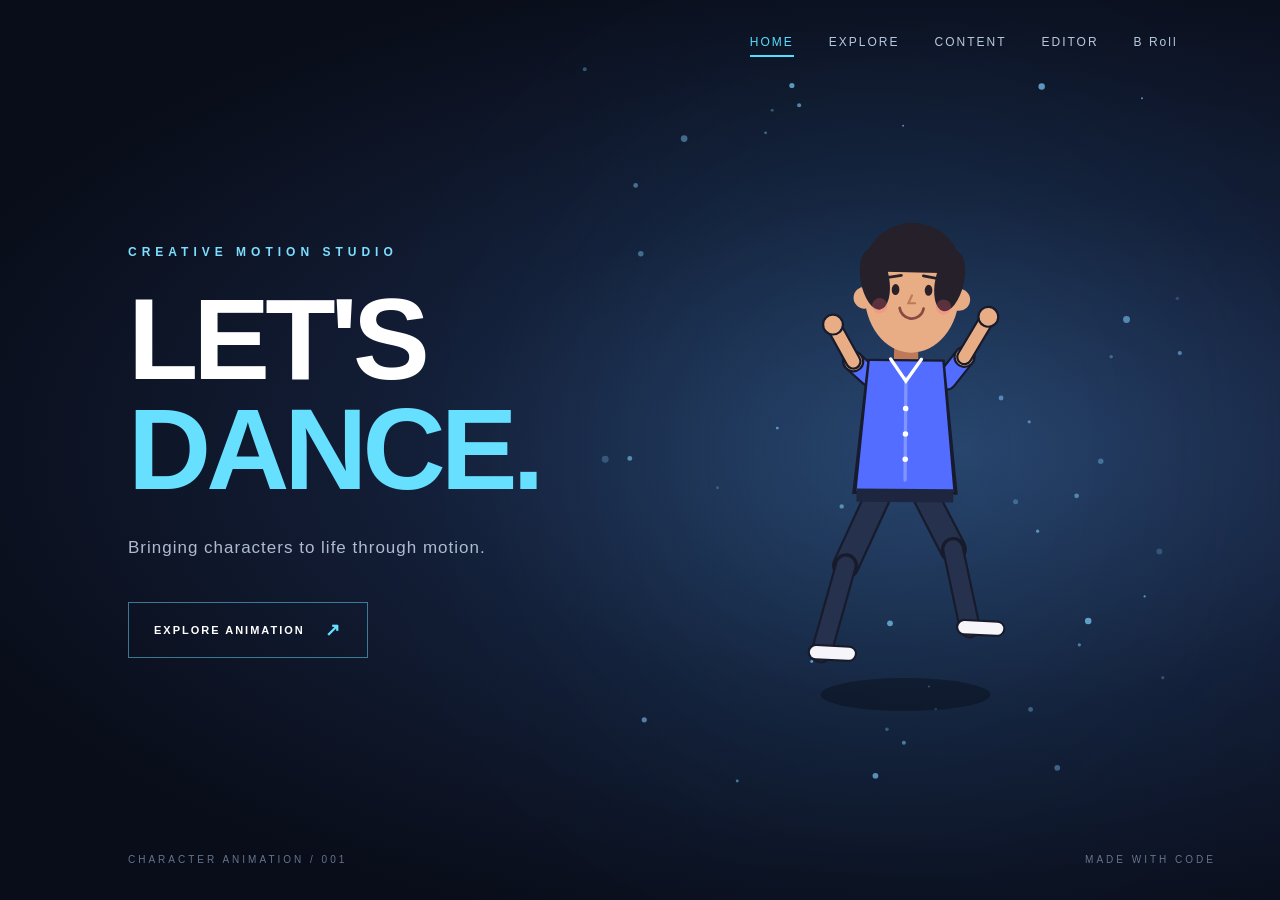
<file: index.html>
<!DOCTYPE html>
<html lang="en">

<head>

    <meta charset="UTF-8">
    <meta name="viewport" content="width=device-width, initial-scale=1.0">

    <meta name="theme-color" content="#090d19">

    <meta name="description"
        content="Motion Studio — Bringing characters to life through animation and creative motion graphics.">

    <title>Dancing Character | Motion Studio</title>

    <link rel="icon" href="data:,">

    <link rel="stylesheet" href="style.css">

</head>

<body>

    <main class="hero">

        <!-- NAVIGATION -->

        <nav class="main-navigation">

            <a href="index.html" class="active">HOME</a>

            <a href="page.html">EXPLORE</a>

            <a href="content.html">CONTENT</a>
    
            <a href="edit.html">EDITOR</a>

            <a href="footage.html">B Roll</a>

        </nav>


        <!-- BACKGROUND EFFECTS -->

        <div class="background-glow"></div>


        <!-- HERO CONTENT -->

        <div class="hero-content">

            <span class="eyebrow">
                CREATIVE MOTION STUDIO
            </span>

            <h1>
                LET'S<br>
                <span>DANCE.</span>
            </h1>

            <p>
                Bringing characters to life through motion.
            </p>


            <!-- EXPLORE BUTTON -->

            <a href="page.html" class="hero-button">

                EXPLORE ANIMATION

                <span>↗</span>

            </a>

        </div>


        <!-- DANCING CHARACTER -->

        <div class="character-container">

            <canvas id="danceCanvas">

                Your browser does not support HTML5 Canvas.

            </canvas>

        </div>


        <!-- FOOTER -->

        <div class="bottom-label">

            CHARACTER ANIMATION / 001

        </div>


        <div class="bottom-right">

            MADE WITH CODE

        </div>


    </main>


    <!-- JAVASCRIPT -->

    <script src="script.js"></script>


</body>

</html>
</file>
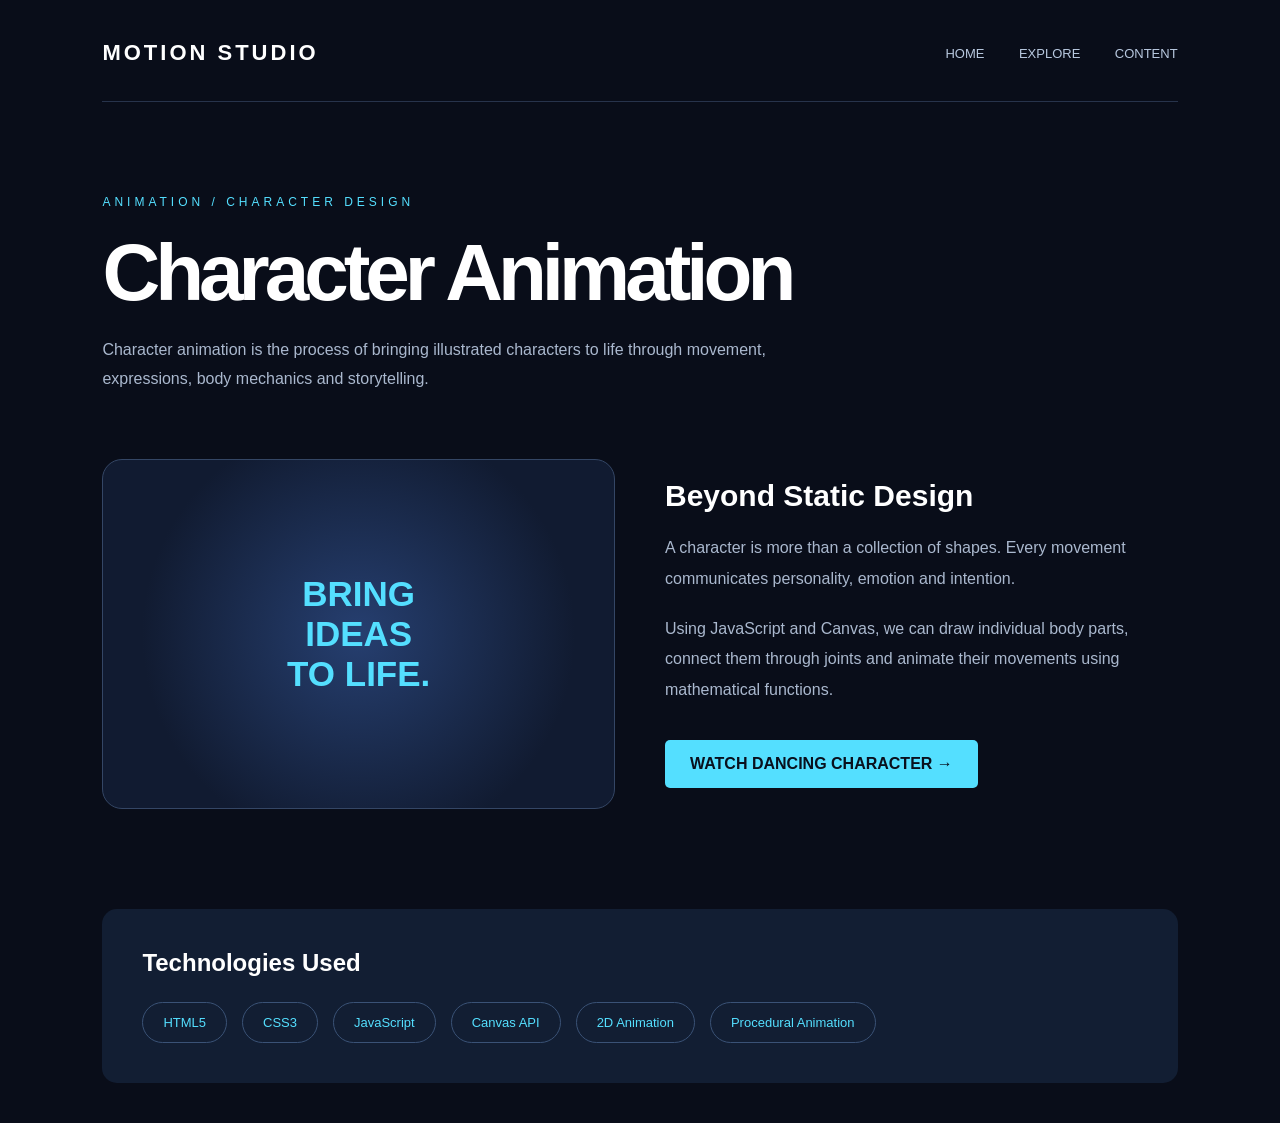
<file: content.html>
<!DOCTYPE html>
<html lang="en">

<head>
    <meta charset="UTF-8">
    <meta name="viewport" content="width=device-width, initial-scale=1.0">

    <title>Character Animation | Motion Studio</title>

    <link rel="stylesheet" href="style.css">

    <style>
        .content-wrapper {
            min-height: 100vh;
            padding: 40px 8%;
            background: #090d19;
            color: white;
        }

        .navbar {
            display: flex;
            justify-content: space-between;
            align-items: center;
            padding-bottom: 35px;
            border-bottom: 1px solid #27334b;
        }

        .logo {
            font-size: 22px;
            font-weight: 900;
            letter-spacing: 3px;
        }

        .navbar a {
            color: #b8c8df;
            text-decoration: none;
            margin-left: 30px;
            font-size: 13px;
        }

        .navbar a:hover {
            color: #54dfff;
        }

        .content-header {
            margin-top: 90px;
        }

        .content-header span {
            color: #54dfff;
            font-size: 12px;
            letter-spacing: 4px;
        }

        .content-header h1 {
            font-size: clamp(45px, 7vw, 80px);
            margin: 25px 0;
        }

        .content-header p {
            color: #aab8ce;
            max-width: 700px;
            line-height: 1.8;
        }

        .content-section {
            margin-top: 65px;
            display: grid;
            grid-template-columns: 1fr 1fr;
            gap: 50px;
            align-items: center;
        }

        .visual-box {
            min-height: 350px;
            border-radius: 20px;
            background:
                radial-gradient(circle, #263f70, #111b31 70%);
            display: flex;
            justify-content: center;
            align-items: center;
            text-align: center;
            border: 1px solid #344665;
            padding: 30px;
        }

        .visual-box h2 {
            font-size: 35px;
            color: #54dfff;
        }

        .details h2 {
            font-size: 30px;
            margin-bottom: 20px;
        }

        .details p {
            color: #aab8ce;
            line-height: 1.9;
            margin-bottom: 20px;
        }

        .action-button {
            display: inline-block;
            padding: 15px 25px;
            background: #54dfff;
            color: #09101d;
            text-decoration: none;
            font-weight: bold;
            border-radius: 5px;
            margin-top: 15px;
            transition: 0.3s;
        }

        .action-button:hover {
            background: white;
            transform: translateY(-3px);
        }

        .tech-section {
            margin-top: 100px;
            padding: 40px;
            background: #121e33;
            border-radius: 15px;
        }

        .tech-section h2 {
            margin-bottom: 25px;
        }

        .tech-list {
            display: flex;
            flex-wrap: wrap;
            gap: 15px;
        }

        .tech-list span {
            padding: 12px 20px;
            border: 1px solid #3a5276;
            border-radius: 30px;
            color: #54dfff;
            font-size: 13px;
        }

        @media(max-width: 800px) {
            .content-section {
                grid-template-columns: 1fr;
            }
        }
    </style>
</head>

<body>

<div class="content-wrapper">

    <nav class="navbar">

        <div class="logo">MOTION STUDIO</div>

        <div>
            <a href="index.html">HOME</a>
            <a href="page.html">EXPLORE</a>
            <a href="content.html">CONTENT</a>
        </div>

    </nav>

    <header class="content-header">

        <span>ANIMATION / CHARACTER DESIGN</span>

        <h1>Character Animation</h1>

        <p>
            Character animation is the process of bringing
            illustrated characters to life through movement,
            expressions, body mechanics and storytelling.
        </p>

    </header>

    <section class="content-section">

        <div class="visual-box">

            <h2>BRING<br>IDEAS<br>TO LIFE.</h2>

        </div>

        <div class="details">

            <h2>Beyond Static Design</h2>

            <p>
                A character is more than a collection of shapes.
                Every movement communicates personality, emotion
                and intention.
            </p>

            <p>
                Using JavaScript and Canvas, we can draw individual
                body parts, connect them through joints and animate
                their movements using mathematical functions.
            </p>

            <a href="index.html" class="action-button">
                WATCH DANCING CHARACTER →
            </a>

        </div>

    </section>

    <section class="tech-section">

        <h2>Technologies Used</h2>

        <div class="tech-list">

            <span>HTML5</span>
            <span>CSS3</span>
            <span>JavaScript</span>
            <span>Canvas API</span>
            <span>2D Animation</span>
            <span>Procedural Animation</span>

        </div>

    </section>

</div>

</body>
</html>
</file>
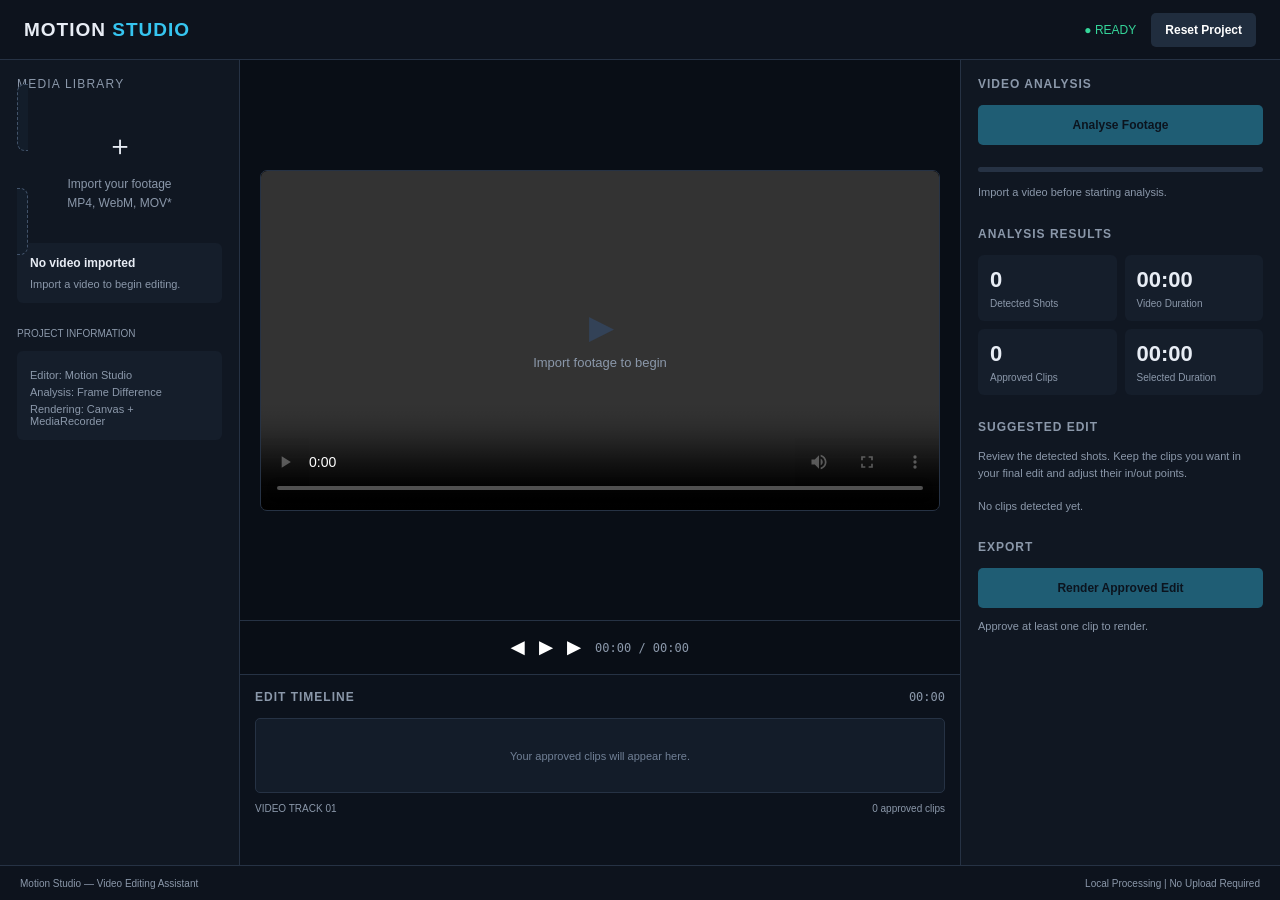
<file: edit.html>
<!DOCTYPE html>
<html lang="en">

<head>
<meta charset="UTF-8">
<meta name="viewport" content="width=device-width, initial-scale=1.0">

<title>Motion Studio | Video Editor</title>

<style>

/* =========================
   GLOBAL
========================= */

* {
    margin: 0;
    padding: 0;
    box-sizing: border-box;
}

:root {
    --bg: #080b12;
    --panel: #101722;
    --panel2: #151e2b;
    --border: #263244;
    --text: #e8edf5;
    --muted: #8b98aa;
    --accent: #36c5f0;
    --green: #35d69a;
    --red: #f16c75;
}

body {
    background: var(--bg);
    color: var(--text);
    font-family: Arial, sans-serif;
    height: 100vh;
    overflow: hidden;
}

/* =========================
   HEADER
========================= */

header {
    height: 60px;
    background: #0d131d;
    border-bottom: 1px solid var(--border);

    display: flex;
    align-items: center;
    justify-content: space-between;

    padding: 0 24px;
}

.logo {
    font-size: 19px;
    font-weight: bold;
    letter-spacing: 1px;
}

.logo span {
    color: var(--accent);
}

.header-right {
    display: flex;
    align-items: center;
    gap: 15px;
}

.status {
    font-size: 12px;
    color: var(--green);
}

button {
    border: none;
    cursor: pointer;
    font-size: 12px;
    font-weight: 600;
    border-radius: 5px;
    transition: 0.2s;
}

button:disabled {
    opacity: 0.4;
    cursor: not-allowed;
}

.primary-btn {
    background: var(--accent);
    color: #06111a;
    padding: 11px 17px;
}

.primary-btn:hover:not(:disabled) {
    background: #6cdbfa;
}

.secondary-btn {
    background: #202d3e;
    color: white;
    padding: 10px 14px;
}

.secondary-btn:hover:not(:disabled) {
    background: #30445d;
}

/* =========================
   MAIN WORKSPACE
========================= */

.workspace {
    height: calc(100vh - 60px - 35px);
    display: grid;

    grid-template-columns: 240px minmax(400px, 1fr) 320px;
}

/* =========================
   PANELS
========================= */

.panel {
    background: var(--panel);
    border-right: 1px solid var(--border);
    overflow-y: auto;
    padding: 17px;
}

.panel-title {
    font-size: 12px;
    text-transform: uppercase;
    letter-spacing: 1.2px;
    color: var(--muted);
    margin-bottom: 18px;
}

/* =========================
   LEFT PANEL
========================= */

.import-box {
    border: 1px dashed #42536a;
    background: #131d2a;

    border-radius: 8px;
    padding: 24px 10px;
    text-align: center;
    cursor: pointer;

    margin-bottom: 20px;
}

.import-box:hover {
    border-color: var(--accent);
}

.import-icon {
    font-size: 28px;
    margin-bottom: 10px;
}

.import-box p {
    font-size: 12px;
    color: var(--muted);
    line-height: 1.6;
}

input[type="file"] {
    display: none;
}

.media-info {
    padding: 13px;
    border-radius: 6px;
    background: var(--panel2);
    margin-top: 12px;
}

.media-info h4 {
    font-size: 12px;
    margin-bottom: 8px;
    overflow-wrap: anywhere;
}

.media-info p {
    color: var(--muted);
    font-size: 11px;
    margin-top: 5px;
}

.info-label {
    color: var(--muted);
    font-size: 10px;
    margin-top: 25px;
    text-transform: uppercase;
}

/* =========================
   CENTRE PANEL
========================= */

.editor {
    display: flex;
    flex-direction: column;
    min-width: 0;
    background: #090e16;
}

.preview-area {
    flex: 1;
    min-height: 250px;

    display: flex;
    align-items: center;
    justify-content: center;

    padding: 20px;
    position: relative;
}

.preview-wrapper {
    width: 100%;
    max-width: 850px;
    background: black;
    border: 1px solid var(--border);
    border-radius: 7px;
    overflow: hidden;
    position: relative;
}

video {
    width: 100%;
    max-height: 430px;
    display: block;
    background: black;
}

.preview-placeholder {
    position: absolute;
    inset: 0;
    display: flex;
    align-items: center;
    justify-content: center;
    flex-direction: column;
    color: var(--muted);
    font-size: 13px;
    pointer-events: none;
}

.preview-placeholder strong {
    font-size: 30px;
    color: #334257;
    margin-bottom: 10px;
}

/* =========================
   PLAYBACK CONTROLS
========================= */

.playback {
    height: 55px;
    border-top: 1px solid var(--border);
    border-bottom: 1px solid var(--border);

    display: flex;
    align-items: center;
    justify-content: center;
    gap: 15px;
}

.playback button {
    background: transparent;
    color: white;
    font-size: 17px;
}

.time-display {
    color: var(--muted);
    font-size: 12px;
    font-family: monospace;
}

/* =========================
   TIMELINE
========================= */

.timeline-section {
    height: 190px;
    padding: 15px;
    background: #0c121c;
}

.timeline-header {
    display: flex;
    justify-content: space-between;
    margin-bottom: 14px;
}

.timeline-header h3 {
    font-size: 12px;
    color: var(--muted);
    letter-spacing: 1px;
}

.timeline {
    height: 75px;
    background: #131c29;
    border: 1px solid var(--border);
    border-radius: 5px;

    display: flex;
    align-items: center;
    padding: 7px;
    gap: 4px;
    overflow-x: auto;
}

.timeline-clip {
    min-width: 55px;
    height: 48px;
    flex: 1;

    border-radius: 3px;
    background: #16415a;
    border: 1px solid #287ca4;

    display: flex;
    align-items: center;
    justify-content: center;

    font-size: 10px;
    color: #bcecff;
    cursor: pointer;
}

.timeline-clip.rejected {
    opacity: 0.2;
}

.timeline-clip:hover {
    background: #236b8e;
}

.timeline-info {
    display: flex;
    justify-content: space-between;
    color: var(--muted);
    font-size: 10px;
    margin-top: 10px;
}

/* =========================
   RIGHT PANEL
========================= */

.analysis-panel {
    background: #101722;
    border-left: 1px solid var(--border);
    overflow-y: auto;
    padding: 17px;
}

.analysis-section {
    margin-bottom: 25px;
}

.analysis-section h3 {
    font-size: 12px;
    color: var(--muted);
    text-transform: uppercase;
    letter-spacing: 1px;
    margin-bottom: 14px;
}

.analyse-btn {
    width: 100%;
    padding: 13px;
    margin-bottom: 10px;
}

.progress-container {
    height: 5px;
    background: #263244;
    border-radius: 10px;
    margin: 12px 0;
    overflow: hidden;
}

.progress-bar {
    height: 100%;
    width: 0%;
    background: var(--accent);
    transition: width 0.2s;
}

.analysis-message {
    color: var(--muted);
    font-size: 11px;
    line-height: 1.6;
}

.stats {
    display: grid;
    grid-template-columns: 1fr 1fr;
    gap: 8px;
}

.stat-box {
    background: var(--panel2);
    border-radius: 6px;
    padding: 12px;
}

.stat-box h2 {
    font-size: 22px;
    margin-bottom: 5px;
}

.stat-box p {
    color: var(--muted);
    font-size: 10px;
}

.clip-list {
    display: flex;
    flex-direction: column;
    gap: 10px;
}

.clip-card {
    background: var(--panel2);
    border: 1px solid var(--border);
    border-radius: 6px;
    padding: 12px;
}

.clip-card.disabled {
    opacity: 0.45;
}

.clip-top {
    display: flex;
    align-items: center;
    justify-content: space-between;
    margin-bottom: 10px;
}

.clip-top strong {
    font-size: 12px;
}

.clip-card small {
    color: var(--muted);
    font-size: 10px;
}

.clip-controls {
    display: grid;
    grid-template-columns: 1fr 1fr;
    gap: 7px;
    margin-top: 10px;
}

.clip-controls label {
    font-size: 10px;
    color: var(--muted);
}

.clip-controls input {
    width: 100%;
    margin-top: 5px;
    padding: 7px;
    border-radius: 4px;
    background: #0c131e;
    color: white;
    border: 1px solid var(--border);
    font-size: 11px;
}

.clip-actions {
    display: flex;
    gap: 7px;
    margin-top: 10px;
}

.clip-actions button {
    flex: 1;
    padding: 8px;
    font-size: 10px;
}

.check-control {
    accent-color: var(--accent);
}

/* =========================
   FOOTER
========================= */

footer {
    height: 35px;
    border-top: 1px solid var(--border);
    background: #0d131d;

    display: flex;
    align-items: center;
    justify-content: space-between;

    padding: 0 20px;
    font-size: 10px;
    color: var(--muted);
}

@media(max-width: 1000px) {

    body {
        overflow: auto;
        height: auto;
    }

    .workspace {
        height: auto;
        grid-template-columns: 1fr;
    }

    .panel,
    .analysis-panel {
        border: none;
    }

    .editor {
        min-height: 650px;
    }

    .timeline-section {
        height: auto;
    }

    footer {
        display: none;
    }
}

</style>
</head>

<body>

<!-- HEADER -->

<header>

    <div class="logo">
        MOTION <span>STUDIO</span>
    </div>

    <div class="header-right">

        <span class="status" id="status">
            ● READY
        </span>

        <button class="secondary-btn"
                onclick="resetProject()">
            Reset Project
        </button>

    </div>

</header>


<!-- WORKSPACE -->

<div class="workspace">


    <!-- LEFT PANEL -->

    <aside class="panel">

        <div class="panel-title">
            Media Library
        </div>

        <label class="import-box" for="videoInput">

            <div class="import-icon">＋</div>

            <p>
                Import your footage<br>
                MP4, WebM, MOV*
            </p>

        </label>

        <input
            type="file"
            id="videoInput"
            accept="video/*"
        >

        <div class="media-info" id="mediaInfo">

            <h4>No video imported</h4>

            <p>Import a video to begin editing.</p>

        </div>

        <div class="info-label">
            Project Information
        </div>

        <div class="media-info">

            <p>Editor: Motion Studio</p>

            <p>Analysis: Frame Difference</p>

            <p>Rendering: Canvas + MediaRecorder</p>

        </div>

    </aside>


    <!-- CENTRE EDITOR -->

    <main class="editor">

        <section class="preview-area">

            <div class="preview-wrapper">

                <video
                    id="videoPreview"
                    controls
                    playsinline
                ></video>

                <div
                    class="preview-placeholder"
                    id="placeholder"
                >

                    <strong>▶</strong>

                    Import footage to begin

                </div>

            </div>

        </section>


        <!-- PLAYBACK -->

        <div class="playback">

            <button onclick="skipBackward()">
                ◀
            </button>

            <button onclick="togglePlay()"
                    id="playButton">
                ▶
            </button>

            <button onclick="skipForward()">
                ▶
            </button>

            <span class="time-display"
                  id="timeDisplay">
                00:00 / 00:00
            </span>

        </div>


        <!-- TIMELINE -->

        <section class="timeline-section">

            <div class="timeline-header">

                <h3>EDIT TIMELINE</h3>

                <span class="time-display"
                      id="timelineDuration">
                    No clips
                </span>

            </div>

            <div class="timeline"
                 id="timeline">

                <div style="
                    color:#718096;
                    font-size:11px;
                    margin:auto;
                ">
                    Your approved clips will appear here.
                </div>

            </div>

            <div class="timeline-info">

                <span>VIDEO TRACK 01</span>

                <span id="approvedCount">
                    0 approved clips
                </span>

            </div>

        </section>

    </main>


    <!-- RIGHT ANALYSIS PANEL -->

    <aside class="analysis-panel">

        <div class="analysis-section">

            <h3>Video Analysis</h3>

            <button
                class="primary-btn analyse-btn"
                id="analyseButton"
                onclick="analyseVideo()"
                disabled
            >
                Analyse Footage
            </button>

            <div class="progress-container">

                <div class="progress-bar"
                     id="progressBar">
                </div>

            </div>

            <p class="analysis-message"
               id="analysisMessage">

                Import a video before starting analysis.

            </p>

        </div>


        <div class="analysis-section">

            <h3>Analysis Results</h3>

            <div class="stats">

                <div class="stat-box">

                    <h2 id="sceneCount">0</h2>

                    <p>Detected Shots</p>

                </div>

                <div class="stat-box">

                    <h2 id="durationStat">00:00</h2>

                    <p>Video Duration</p>

                </div>

                <div class="stat-box">

                    <h2 id="approvedStat">0</h2>

                    <p>Approved Clips</p>

                </div>

                <div class="stat-box">

                    <h2 id="totalDuration">00:00</h2>

                    <p>Selected Duration</p>

                </div>

            </div>

        </div>


        <div class="analysis-section">

            <h3>Suggested Edit</h3>

            <p class="analysis-message"
               style="margin-bottom:15px;">

                Review the detected shots. Keep the clips
                you want in your final edit and adjust
                their in/out points.

            </p>

            <div class="clip-list"
                 id="clipList">

                <p class="analysis-message">
                    No clips detected yet.
                </p>

            </div>

        </div>


        <div class="analysis-section">

            <h3>Export</h3>

            <button
                class="primary-btn analyse-btn"
                id="renderButton"
                onclick="renderVideo()"
                disabled
            >
                Render Approved Edit
            </button>

            <p class="analysis-message"
               id="renderMessage">

                Approve at least one clip to render.

            </p>

        </div>

    </aside>

</div>


<footer>

    <span>Motion Studio — Video Editing Assistant</span>

    <span>Local Processing | No Upload Required</span>

</footer>


<script>

/* =====================================
   ELEMENTS
===================================== */

const video = document.getElementById("videoPreview");

const videoInput = document.getElementById("videoInput");

const placeholder = document.getElementById("placeholder");

const analyseButton = document.getElementById("analyseButton");

const renderButton = document.getElementById("renderButton");

const progressBar = document.getElementById("progressBar");

const analysisMessage = document.getElementById("analysisMessage");

const clipList = document.getElementById("clipList");

const timeline = document.getElementById("timeline");

const canvas = document.createElement("canvas");

const ctx = canvas.getContext("2d", {
    willReadFrequently: true
});

let videoURL = null;

let videoDuration = 0;

let clips = [];

let isAnalysing = false;

let isRendering = false;


/* =====================================
   UTILITIES
===================================== */

function formatTime(seconds) {

    if (!Number.isFinite(seconds)) return "00:00";

    seconds = Math.max(0, seconds);

    const minutes = Math.floor(seconds / 60);

    const remaining = Math.floor(seconds % 60);

    return (
        String(minutes).padStart(2, "0") +
        ":" +
        String(remaining).padStart(2, "0")
    );
}


function formatDetailedTime(seconds) {

    return Math.max(0, seconds).toFixed(2) + "s";

}


function setStatus(message) {

    document.getElementById("status").textContent =
        "● " + message;

}


function waitForSeek() {

    return new Promise(resolve => {

        if (!video.seeking) {
            resolve();
            return;
        }

        video.addEventListener(
            "seeked",
            resolve,
            { once: true }
        );

    });

}


async function seekVideo(time) {

    const target = Math.max(
        0,
        Math.min(time, videoDuration)
    );

    if (Math.abs(video.currentTime - target) < 0.015) {
        return;
    }

    video.currentTime = target;

    await waitForSeek();

}


/* =====================================
   VIDEO IMPORT
===================================== */

videoInput.addEventListener("change", function(e) {

    const file = e.target.files[0];

    if (!file) return;

    if (videoURL) {
        URL.revokeObjectURL(videoURL);
    }

    videoURL = URL.createObjectURL(file);

    video.src = videoURL;

    video.load();

    clips = [];

    renderClipList();

    renderTimeline();

    placeholder.style.display = "none";

    document.getElementById("mediaInfo").innerHTML = `

        <h4>${escapeHTML(file.name)}</h4>

        <p>Size: ${(file.size / 1024 / 1024).toFixed(2)} MB</p>

        <p>Type: ${escapeHTML(file.type || "Unknown")}</p>

        <p>Status: Loading...</p>

    `;

    analyseButton.disabled = true;

    renderButton.disabled = true;

    setStatus("LOADING VIDEO");

});


video.addEventListener("loadedmetadata", function() {

    videoDuration = video.duration;

    if (!Number.isFinite(videoDuration) || videoDuration <= 0) {
        analysisMessage.textContent =
            "This video has an unsupported or unknown duration.";
        return;
    }

    document.getElementById("mediaInfo").innerHTML = `

        <h4>${escapeHTML(videoInput.files[0]?.name || "Video")}</h4>

        <p>Duration: ${formatTime(videoDuration)}</p>

        <p>Resolution: ${video.videoWidth} × ${video.videoHeight}</p>

        <p>Status: Ready</p>

    `;

    document.getElementById("durationStat").textContent =
        formatTime(videoDuration);

    analyseButton.disabled = false;

    analysisMessage.textContent =
        "Video loaded. Ready for scene analysis.";

    setStatus("VIDEO READY");

});


/* =====================================
   PLAYBACK
===================================== */

function togglePlay() {

    if (!video.src) return;

    if (video.paused) {

        video.play();

        document.getElementById("playButton").textContent = "Ⅱ";

    } else {

        video.pause();

        document.getElementById("playButton").textContent = "▶";

    }

}


function skipForward() {

    video.currentTime = Math.min(
        video.currentTime + 1,
        videoDuration
    );

}


function skipBackward() {

    video.currentTime = Math.max(
        video.currentTime - 1,
        0
    );

}


video.addEventListener("timeupdate", updateTimeDisplay);


function updateTimeDisplay() {

    document.getElementById("timeDisplay").textContent =

        formatTime(video.currentTime) +
        " / " +
        formatTime(videoDuration);

}


/* =====================================
   SCENE DETECTION
===================================== */

/*
    The algorithm:

    1. Sample video at regular intervals.
    2. Resize each frame to a small image.
    3. Compare consecutive frames.
    4. Calculate average pixel difference.
    5. Mark large differences as possible scene cuts.

    This is heuristic detection, not semantic AI.
*/


async function analyseVideo() {

    if (!video.src || isAnalysing) return;

    isAnalysing = true;

    analyseButton.disabled = true;

    renderButton.disabled = true;

    clips = [];

    renderClipList();

    renderTimeline();

    video.pause();

    const originalTime = video.currentTime;

    const originalMuted = video.muted;

    const originalPlaybackRate = video.playbackRate;

    video.muted = true;

    video.playbackRate = 1;

    setStatus("ANALYSING");

    analysisMessage.textContent =
        "Preparing video frames...";

    progressBar.style.width = "0%";

    /*
       Small frame size improves performance.
    */

    canvas.width = 64;

    canvas.height = 36;

    const interval = 0.5;

    const threshold = 0.24;

    const minimumGap = 1.5;

    let previousFrame = null;

    let detectedCuts = [];

    const totalSamples = Math.ceil(
        videoDuration / interval
    );

    try {

        for (let i = 0; i < totalSamples; i++) {

            const time = Math.min(
                i * interval,
                Math.max(0, videoDuration - 0.04)
            );

            await seekVideo(time);

            ctx.drawImage(
                video,
                0,
                0,
                canvas.width,
                canvas.height
            );

            const frame = ctx.getImageData(
                0,
                0,
                canvas.width,
                canvas.height
            ).data;

            if (previousFrame) {

                const difference = calculateFrameDifference(
                    previousFrame,
                    frame
                );

                if (difference > threshold) {

                    const lastCut =
                        detectedCuts.length > 0
                        ? detectedCuts[detectedCuts.length - 1]
                        : 0;

                    if (time - lastCut >= minimumGap) {

                        detectedCuts.push(time);

                    }

                }

            }

            previousFrame = new Uint8ClampedArray(frame);

            const progress =
                ((i + 1) / totalSamples) * 100;

            progressBar.style.width =
                progress + "%";

            analysisMessage.textContent =

                "Analysing frames: " +
                Math.round(progress) +
                "%";

        }


        /*
           Build clip segments.
        */

        const boundaries = [
            0,
            ...detectedCuts,
            videoDuration
        ];

        clips = [];

        for (let i = 0; i < boundaries.length - 1; i++) {

            const start = boundaries[i];

            const end = boundaries[i + 1];

            if (end - start < 0.25) continue;

            clips.push({

                id: clips.length + 1,

                start: start,

                end: end,

                approved: true

            });

        }


        renderClipList();

        renderTimeline();

        updateStatistics();

        analysisMessage.textContent =

            "Analysis complete. " +
            clips.length +
            " shots detected. Review the suggested clips.";

        setStatus("ANALYSIS COMPLETE");


    } catch (error) {

        console.error(error);

        analysisMessage.textContent =
            "Analysis failed: " + error.message;

        setStatus("ANALYSIS ERROR");

    } finally {

        video.pause();

        await seekVideo(originalTime);

        video.muted = originalMuted;

        video.playbackRate = originalPlaybackRate;

        isAnalysing = false;

        analyseButton.disabled = false;

        updateStatistics();

    }

}


/* =====================================
   FRAME DIFFERENCE
===================================== */

function calculateFrameDifference(frameA, frameB) {

    let totalDifference = 0;

    const pixelCount = frameA.length / 4;

    for (let i = 0; i < frameA.length; i += 4) {

        const r = Math.abs(frameA[i] - frameB[i]);

        const g = Math.abs(frameA[i + 1] - frameB[i + 1]);

        const b = Math.abs(frameA[i + 2] - frameB[i + 2]);

        totalDifference += (r + g + b) / 3;

    }

    return totalDifference / (pixelCount * 255);

}


/* =====================================
   CLIP LIST
===================================== */

function renderClipList() {

    clipList.innerHTML = "";

    if (clips.length === 0) {

        clipList.innerHTML = `

            <p class="analysis-message">

                No clips detected yet.

            </p>

        `;

        return;

    }


    clips.forEach((clip, index) => {

        const card = document.createElement("div");

        card.className =

            "clip-card " +
            (clip.approved ? "" : "disabled");

        card.innerHTML = `

            <div class="clip-top">

                <strong>SHOT ${index + 1}</strong>

                <input
                    class="check-control"
                    type="checkbox"
                    ${clip.approved ? "checked" : ""}
                    title="Approve clip"
                >

            </div>

            <small>
                Duration:
                ${formatDetailedTime(clip.end - clip.start)}
            </small>

            <div class="clip-controls">

                <label>

                    IN POINT

                    <input
                        type="number"
                        min="0"
                        max="${videoDuration}"
                        step="0.1"
                        value="${clip.start.toFixed(2)}"
                        data-field="start"
                    >

                </label>

                <label>

                    OUT POINT

                    <input
                        type="number"
                        min="0"
                        max="${videoDuration}"
                        step="0.1"
                        value="${clip.end.toFixed(2)}"
                        data-field="end"
                    >

                </label>

            </div>

            <div class="clip-actions">

                <button class="secondary-btn preview-clip">
                    Preview
                </button>

                <button class="secondary-btn go-to-clip">
                    Locate
                </button>

            </div>

        `;


        const checkbox = card.querySelector(
            'input[type="checkbox"]'
        );

        checkbox.addEventListener("change", function() {

            clip.approved = this.checked;

            renderClipList();

            renderTimeline();

            updateStatistics();

        });


        const startInput = card.querySelector(
            '[data-field="start"]'
        );

        const endInput = card.querySelector(
            '[data-field="end"]'
        );


        function updateClip() {

            const newStart = Number(startInput.value);

            const newEnd = Number(endInput.value);

            if (
                !Number.isFinite(newStart) ||
                !Number.isFinite(newEnd) ||
                newStart < 0 ||
                newEnd > videoDuration ||
                newEnd <= newStart
            ) {

                return;

            }

            clip.start = newStart;

            clip.end = newEnd;

            renderClipList();

            renderTimeline();

            updateStatistics();

        }


        startInput.addEventListener(
            "change",
            updateClip
        );

        endInput.addEventListener(
            "change",
            updateClip
        );


        card.querySelector(".preview-clip")
            .addEventListener("click", function() {

                previewClip(clip);

            });


        card.querySelector(".go-to-clip")
            .addEventListener("click", function() {

                video.pause();

                video.currentTime = clip.start;

            });


        clipList.appendChild(card);

    });

}


/* =====================================
   PREVIEW CLIP
===================================== */

async function previewClip(clip) {

    video.pause();

    await seekVideo(clip.start);

    video.play();

    document.getElementById("playButton").textContent = "Ⅱ";

    const stopPreview = async () => {

        if (video.currentTime >= clip.end) {

            video.pause();

            video.removeEventListener(
                "timeupdate",
                stopPreview
            );

            document.getElementById("playButton").textContent = "▶";

        }

    };

    video.addEventListener(
        "timeupdate",
        stopPreview
    );

}


/* =====================================
   TIMELINE
===================================== */

function renderTimeline() {

    timeline.innerHTML = "";

    const approved = clips.filter(
        clip => clip.approved
    );

    if (clips.length === 0) {

        timeline.innerHTML = `

            <div style="
                color:#718096;
                font-size:11px;
                margin:auto;
            ">

                Your approved clips will appear here.

            </div>

        `;

        return;

    }


    clips.forEach((clip, index) => {

        const item = document.createElement("div");

        item.className =

            "timeline-clip " +
            (!clip.approved ? "rejected" : "");

        item.textContent = "SHOT " + (index + 1);

        item.title =

            formatTime(clip.start) +
            " - " +
            formatTime(clip.end);

        item.addEventListener("click", function() {

            video.pause();

            video.currentTime = clip.start;

        });

        timeline.appendChild(item);

    });


    document.getElementById("approvedCount").textContent =

        approved.length +
        " approved clips";

}


/* =====================================
   STATISTICS
===================================== */

function updateStatistics() {

    const approved = clips.filter(
        clip => clip.approved
    );

    const duration = approved.reduce(

        (total, clip) => {

            return total + (clip.end - clip.start);

        },

        0

    );


    document.getElementById("sceneCount").textContent =
        clips.length;

    document.getElementById("approvedStat").textContent =
        approved.length;

    document.getElementById("totalDuration").textContent =
        formatTime(duration);

    document.getElementById("timelineDuration").textContent =
        formatTime(duration);


    renderButton.disabled =
        approved.length === 0 || isRendering;

    document.getElementById("renderMessage").textContent =

        approved.length > 0

        ? "Ready to render " +
          approved.length +
          " approved clips."

        : "Approve at least one clip to render.";

}


/* =====================================
   VIDEO RENDERING
===================================== */

async function renderVideo() {

    if (isRendering) return;

    const approved = clips.filter(
        clip => clip.approved
    );

    if (approved.length === 0) return;

    if (!window.MediaRecorder || !canvas.captureStream) {

        alert(
            "Your browser does not support this rendering method."
        );

        return;

    }

    isRendering = true;

    renderButton.disabled = true;

    analyseButton.disabled = true;

    setStatus("RENDERING");

    const renderMessage =
        document.getElementById("renderMessage");

    renderMessage.textContent =
        "Preparing rendering engine...";

    video.pause();

    const originalTime = video.currentTime;

    const originalMuted = video.muted;

    const originalRate = video.playbackRate;

    let recorder = null;

    let recordingStream = null;

    try {

        /*
           Output canvas resolution.

           Uses the source video's resolution,
           with a 1920 x 1080 maximum.
        */

        const scale = Math.min(
            1,
            1920 / video.videoWidth,
            1080 / video.videoHeight
        );

        const outputWidth = Math.max(
            2,
            Math.round(video.videoWidth * scale)
        );

        const outputHeight = Math.max(
            2,
            Math.round(video.videoHeight * scale)
        );

        canvas.width = outputWidth;

        canvas.height = outputHeight;


        /*
           Capture canvas video.
        */

        const canvasStream =
            canvas.captureStream(30);


        /*
           Attempt to capture original audio.

           Audio capture support varies by browser.
        */

        let audioTracks = [];

        const captureFunction =
            video.captureStream ||
            video.mozCaptureStream;

        if (captureFunction) {

            try {

                const sourceStream =
                    captureFunction.call(video);

                audioTracks =
                    sourceStream.getAudioTracks();

            } catch (error) {

                console.warn(
                    "Audio capture unavailable:",
                    error
                );

            }

        }


        /*
           Combine video and audio tracks.
        */

        recordingStream = new MediaStream([

            ...canvasStream.getVideoTracks(),

            ...audioTracks

        ]);


        /*
           Choose a supported recording format.
        */

        const mimeTypes = [

            "video/webm;codecs=vp9,opus",

            "video/webm;codecs=vp8,opus",

            "video/webm"

        ];

        const mimeType = mimeTypes.find(type => {

            return MediaRecorder.isTypeSupported(type);

        });


        if (!mimeType) {

            throw new Error(
                "No supported WebM recording format found."
            );

        }


        const chunks = [];

        recorder = new MediaRecorder(
            recordingStream,
            {
                mimeType: mimeType,
                videoBitsPerSecond: 8000000
            }
        );


        recorder.ondataavailable = function(event) {

            if (event.data && event.data.size > 0) {

                chunks.push(event.data);

            }

        };


        const recordingFinished = new Promise(
            (resolve, reject) => {

                recorder.onstop = resolve;

                recorder.onerror = event => {
                    reject(event.error || new Error("Recording failed."));
                };

            }
        );


        recorder.start(1000);

        video.muted = false;

        video.playbackRate = 1;


        /*
           Draw the first frame before playback.
        */

        await seekVideo(approved[0].start);

        drawVideoFrame();


        /*
           Render each approved segment in order.
        */

        for (let i = 0; i < approved.length; i++) {

            const clip = approved[i];

            renderMessage.textContent =

                "Rendering clip " +
                (i + 1) +
                " of " +
                approved.length;


            await seekVideo(clip.start);

            await video.play();


            /*
               Play until this clip's end point.

               Frames are continuously drawn onto
               the output canvas.
            */

            while (video.currentTime < clip.end) {

                drawVideoFrame();

                await new Promise(resolve => {

                    requestAnimationFrame(resolve);

                });

            }


            video.pause();

            drawVideoFrame();

            const progress =
                ((i + 1) / approved.length) * 100;

            progressBar.style.width =
                progress + "%";

        }


        video.pause();

        recorder.stop();

        await recordingFinished;


        /*
           Create final video file.
        */

        const blob = new Blob(
            chunks,
            {
                type: mimeType
            }
        );

        if (!blob.size) {

            throw new Error("The rendered video is empty.");

        }

        const downloadURL =
            URL.createObjectURL(blob);

        const link = document.createElement("a");

        link.href = downloadURL;

        link.download = "motion-studio-edit.webm";

        document.body.appendChild(link);

        link.click();

        link.remove();


        renderMessage.textContent =

            "Rendering complete. Your video download has started.";

        setStatus("RENDER COMPLETE");


        setTimeout(() => {

            URL.revokeObjectURL(downloadURL);

        }, 60000);


    } catch (error) {

        console.error(error);

        renderMessage.textContent =
            "Rendering failed: " + error.message;

        setStatus("RENDER ERROR");

        if (recorder && recorder.state !== "inactive") {

            recorder.stop();

        }

    } finally {

        video.pause();

        if (video.src) {

            await seekVideo(originalTime).catch(() => {});

        }

        video.muted = originalMuted;

        video.playbackRate = originalRate;

        if (recordingStream) {

            recordingStream.getTracks().forEach(track => {
                track.stop();
            });

        }

        isRendering = false;

        analyseButton.disabled = !video.src;

        updateStatistics();

        document.getElementById("playButton").textContent = "▶";

    }

}


/* =====================================
   DRAW VIDEO FRAME
===================================== */

function drawVideoFrame() {

    if (!video.videoWidth || !video.videoHeight) return;

    ctx.fillStyle = "black";

    ctx.fillRect(
        0,
        0,
        canvas.width,
        canvas.height
    );

    ctx.drawImage(

        video,

        0,
        0,

        canvas.width,
        canvas.height

    );

}


/* =====================================
   RESET PROJECT
===================================== */

function resetProject() {

    if (isRendering || isAnalysing) return;

    video.pause();

    video.removeAttribute("src");

    video.load();

    if (videoURL) {

        URL.revokeObjectURL(videoURL);

        videoURL = null;

    }

    videoInput.value = "";

    videoDuration = 0;

    clips = [];

    placeholder.style.display = "flex";

    document.getElementById("mediaInfo").innerHTML = `

        <h4>No video imported</h4>

        <p>Import a video to begin editing.</p>

    `;

    clipList.innerHTML = `

        <p class="analysis-message">
            No clips detected yet.
        </p>

    `;

    timeline.innerHTML = `

        <div style="
            color:#718096;
            font-size:11px;
            margin:auto;
        ">
            Your approved clips will appear here.
        </div>

    `;

    document.getElementById("sceneCount").textContent = "0";

    document.getElementById("approvedStat").textContent = "0";

    document.getElementById("durationStat").textContent = "00:00";

    document.getElementById("totalDuration").textContent = "00:00";

    document.getElementById("timelineDuration").textContent = "No clips";

    document.getElementById("approvedCount").textContent = "0 approved clips";

    document.getElementById("timeDisplay").textContent = "00:00 / 00:00";

    progressBar.style.width = "0%";

    analysisMessage.textContent =
        "Import a video before starting analysis.";

    document.getElementById("renderMessage").textContent =
        "Approve at least one clip to render.";

    analyseButton.disabled = true;

    renderButton.disabled = true;

    setStatus("READY");

}


/* =====================================
   HTML ESCAPE
===================================== */

function escapeHTML(value) {

    return String(value).replace(/[&<>"']/g, character => {

        const entities = {

            "&": "&amp;",

            "<": "&lt;",

            ">": "&gt;",

            '"': "&quot;",

            "'": "&#39;"

        };

        return entities[character];

    });

}


/* =====================================
   INITIALIZATION
===================================== */

updateStatistics();

</script>

</body>
</html>
</file>
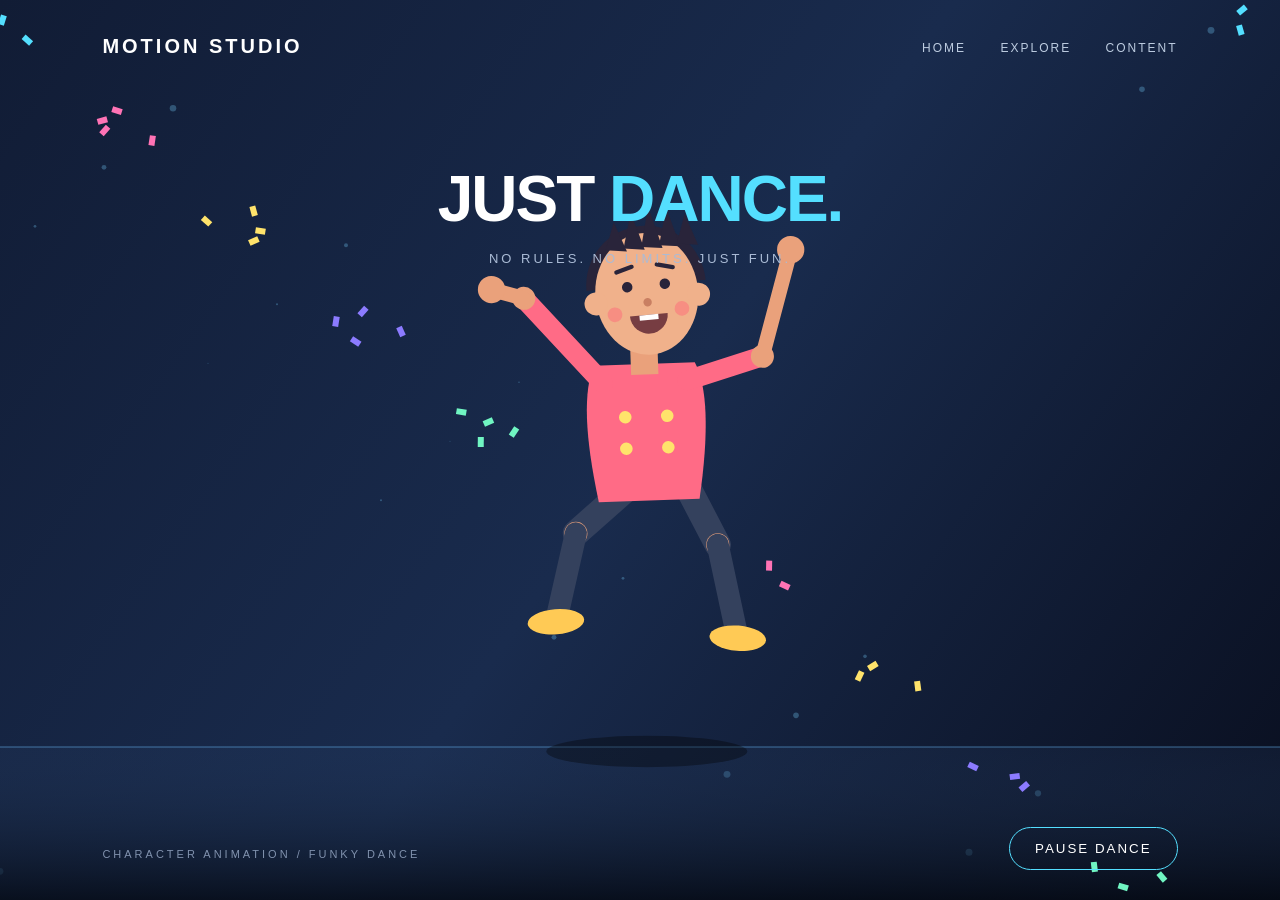
<file: page.html>
<!DOCTYPE html>
<html lang="en">

<head>
<meta charset="UTF-8">
<meta name="viewport" content="width=device-width, initial-scale=1.0">

<title>Funny Dance | Motion Studio</title>

<style>

* {
    margin: 0;
    padding: 0;
    box-sizing: border-box;
}

body {
    background: #090d19;
    font-family: Arial, sans-serif;
    overflow: hidden;
}

.page {
    width: 100%;
    height: 100vh;
    position: relative;
    overflow: hidden;

    background:
    radial-gradient(circle at 50% 45%,
    #293c67,
    #111a30 55%,
    #080c17);
}

/* NAVIGATION */

nav {
    position: absolute;
    top: 35px;
    left: 8%;
    right: 8%;

    display: flex;
    justify-content: space-between;
    align-items: center;

    z-index: 10;
}

.logo {
    color: white;
    font-size: 20px;
    font-weight: 900;
    letter-spacing: 3px;
}

nav a {
    color: #bdcce0;
    text-decoration: none;
    margin-left: 30px;
    font-size: 12px;
    letter-spacing: 2px;
}

nav a:hover {
    color: #54dfff;
}

/* HEADING */

.heading {
    position: absolute;
    top: 18%;
    left: 0;
    width: 100%;

    text-align: center;

    z-index: 2;
    pointer-events: none;
}

.heading h1 {
    color: white;
    font-size: clamp(35px, 5vw, 65px);
    font-weight: 900;
    letter-spacing: -2px;
}

.heading h1 span {
    color: #54dfff;
}

.heading p {
    color: #aabbd5;
    margin-top: 15px;
    font-size: 13px;
    letter-spacing: 3px;
}

/* CANVAS */

#danceCanvas {
    position: absolute;
    inset: 0;

    width: 100%;
    height: 100%;
}

/* DANCE LABEL */

.dance-label {
    position: absolute;
    bottom: 40px;
    left: 8%;

    color: #8192ae;
    font-size: 11px;
    letter-spacing: 3px;
}

/* BUTTON */

.dance-button {
    position: absolute;
    bottom: 30px;
    right: 8%;

    padding: 13px 25px;

    border: 1px solid #54dfff;
    border-radius: 30px;

    background: transparent;
    color: white;

    cursor: pointer;
    letter-spacing: 2px;

    z-index: 5;
}

.dance-button:hover {
    background: #54dfff;
    color: #090d19;
}

@media(max-width: 600px) {

    .heading {
        top: 15%;
    }

    .heading p {
        font-size: 10px;
    }

    nav a {
        margin-left: 10px;
        font-size: 9px;
    }

}

</style>
</head>

<body>

<div class="page">

    <nav>

        <div class="logo">MOTION STUDIO</div>

        <div>
            <a href="index.html">HOME</a>
            <a href="page.html">EXPLORE</a>
            <a href="content.html">CONTENT</a>
        </div>

    </nav>


    <div class="heading">

        <h1>JUST <span>DANCE.</span></h1>

        <p>NO RULES. NO LIMITS. JUST FUN.</p>

    </div>


    <canvas id="danceCanvas"></canvas>


    <div class="dance-label">
        CHARACTER ANIMATION / FUNKY DANCE
    </div>


    <button class="dance-button" id="danceButton">
        PAUSE DANCE
    </button>

</div>


<script>

const canvas = document.getElementById("danceCanvas");
const ctx = canvas.getContext("2d");

let W, H;
let playing = true;
let startTime = performance.now();
let pausedTime = 0;
let lastTime = 0;

function resize() {

    const dpr = Math.min(window.devicePixelRatio || 1, 2);

    W = canvas.clientWidth;
    H = canvas.clientHeight;

    canvas.width = W * dpr;
    canvas.height = H * dpr;

    ctx.setTransform(dpr, 0, 0, dpr, 0, 0);

}

window.addEventListener("resize", resize);
resize();


// -----------------------------
// HELPER FUNCTIONS
// -----------------------------

function ease(t) {

    t = Math.max(0, Math.min(1, t));

    return t * t * (3 - 2 * t);

}


function line(x1, y1, x2, y2, color, thickness) {

    ctx.beginPath();

    ctx.moveTo(x1, y1);
    ctx.lineTo(x2, y2);

    ctx.strokeStyle = color;
    ctx.lineWidth = thickness;
    ctx.lineCap = "round";
    ctx.stroke();

}


function circle(x, y, radius, color) {

    ctx.beginPath();

    ctx.arc(x, y, radius, 0, Math.PI * 2);

    ctx.fillStyle = color;
    ctx.fill();

}


// -----------------------------
// BACKGROUND
// -----------------------------

function background(t) {

    const gradient = ctx.createLinearGradient(
        0, 0, W, H
    );

    gradient.addColorStop(0, "#111c35");
    gradient.addColorStop(0.5, "#192b4d");
    gradient.addColorStop(1, "#090e1e");

    ctx.fillStyle = gradient;
    ctx.fillRect(0, 0, W, H);

    // Floating background circles

    for (let i = 0; i < 20; i++) {

        const x = (i * 173) % W;

        const y = (
            (i * 137 - t * 25) % H + H
        ) % H;

        circle(
            x,
            y,
            2 + Math.sin(t + i) * 1.5,
            "rgba(120,210,255,0.3)"
        );

    }

}


// -----------------------------
// FLOOR
// -----------------------------

function floor(t) {

    const groundY = H * 0.83;

    const gradient = ctx.createLinearGradient(
        0, groundY, 0, H
    );

    gradient.addColorStop(0, "rgba(40,65,105,0.2)");
    gradient.addColorStop(1, "rgba(5,10,20,0.8)");

    ctx.fillStyle = gradient;

    ctx.fillRect(0, groundY, W, H - groundY);

    // Floor line

    line(
        0, groundY,
        W, groundY,
        "rgba(110,190,255,0.25)",
        2
    );

}


// -----------------------------
// CONFETTI
// -----------------------------

function confetti(t) {

    const colors = [
        "#54dfff",
        "#ff73b5",
        "#ffe36b",
        "#8c7bff",
        "#70f5c2"
    ];

    for (let i = 0; i < 35; i++) {

        const x = (
            i * 127 + Math.sin(t + i) * 30
        ) % W;

        const y = (
            i * 89 + t * (35 + i % 5 * 10)
        ) % H;

        ctx.save();

        ctx.translate(x, y);
        ctx.rotate(t * 2 + i);

        ctx.fillStyle = colors[i % colors.length];

        ctx.fillRect(-3, -5, 6, 10);

        ctx.restore();

    }

}


// -----------------------------
// CARTOON CHARACTER
// -----------------------------

function drawCharacter(t) {

    const groundY = H * 0.83;

    const scale = Math.min(W / 1100, H / 850, 1.05);

    const bounce = Math.abs(Math.sin(t * 4.5)) * 35;

    const sway = Math.sin(t * 2.5) * 25;

    const hipShake = Math.sin(t * 7) * 12;

    const cx = W * 0.5 + sway;

    const cy = groundY - 280 * scale - bounce * scale;

    ctx.save();

    ctx.translate(cx, cy);

    ctx.scale(scale, scale);


    // -------------------------
    // SHADOW
    // -------------------------

    ctx.save();

    ctx.translate(0, 300 + bounce * 0.5);

    ctx.scale(
        1 + bounce * 0.002,
        1 - bounce * 0.002
    );

    ctx.fillStyle = "rgba(0,0,0,0.35)";

    ctx.beginPath();

    ctx.ellipse(0, 0, 90, 16, 0, 0, Math.PI * 2);

    ctx.fill();

    ctx.restore();


    // -------------------------
    // LEGS
    // -------------------------

    const step = Math.sin(t * 4.5);

    const kick = Math.pow(
        Math.max(0, Math.sin(t * 2.2)),
        3
    );

    const leftHipX = -25 + hipShake;
    const rightHipX = 25 + hipShake;

    const kneeLX = -45 + step * 25;
    const kneeLY = 115 - kick * 35;

    const kneeRX = 45 - step * 25;
    const kneeRY = 115 + kick * 20;

    const footLX = -55 + step * 35;
    const footLY = 205 - kick * 65;

    const footRX = 55 - step * 35;
    const footRY = 205 + kick * 15;


    // Left leg

    line(
        leftHipX, 60,
        kneeLX, kneeLY,
        "#34415d", 25
    );

    circle(kneeLX, kneeLY, 11, "#eaa17b");

    line(
        kneeLX, kneeLY,
        footLX, footLY,
        "#34415d", 21
    );

    // Left shoe

    ctx.save();

    ctx.translate(footLX, footLY);

    ctx.rotate(-kick * 0.4);

    ctx.fillStyle = "#ffca55";

    ctx.beginPath();

    ctx.ellipse(0, 0, 27, 12, 0, 0, Math.PI * 2);

    ctx.fill();

    ctx.restore();


    // Right leg

    line(
        rightHipX, 60,
        kneeRX, kneeRY,
        "#34415d", 25
    );

    circle(kneeRX, kneeRY, 11, "#eaa17b");

    line(
        kneeRX, kneeRY,
        footRX, footRY,
        "#34415d", 21
    );

    // Right shoe

    ctx.save();

    ctx.translate(footRX, footRY);

    ctx.rotate(kick * 0.4);

    ctx.fillStyle = "#ffca55";

    ctx.beginPath();

    ctx.ellipse(0, 0, 27, 12, 0, 0, Math.PI * 2);

    ctx.fill();

    ctx.restore();


    // -------------------------
    // BODY
    // -------------------------

    ctx.save();

    ctx.translate(0, hipShake);

    ctx.rotate(Math.sin(t * 3) * 0.12);

    // Shirt

    ctx.fillStyle = "#ff6b86";

    ctx.beginPath();

    ctx.moveTo(-48, -65);

    ctx.quadraticCurveTo(-65, -30, -48, 65);

    ctx.lineTo(48, 65);

    ctx.quadraticCurveTo(65, -30, 48, -65);

    ctx.closePath();

    ctx.fill();


    // Shirt details

    ctx.fillStyle = "#ffe36b";

    circle(-20, -15, 6, "#ffe36b");
    circle(20, -15, 6, "#ffe36b");

    circle(-20, 15, 6, "#ffe36b");
    circle(20, 15, 6, "#ffe36b");


    // Neck

    ctx.fillStyle = "#eaa17b";

    ctx.fillRect(-13, -85, 26, 30);


    // -------------------------
    // ARMS
    // -------------------------

    const armSwing = Math.sin(t * 4.5);

    // Left arm

    const leftShoulder = {
        x: -40,
        y: -48
    };

    const leftElbow = {
        x: -90 + armSwing * 25,
        y: -100 - Math.abs(armSwing) * 35
    };

    const leftHand = {
        x: -125 + armSwing * 20,
        y: -155 + Math.sin(t * 6) * 25
    };


    line(
        leftShoulder.x,
        leftShoulder.y,
        leftElbow.x,
        leftElbow.y,
        "#ff6b86",
        19
    );

    circle(
        leftElbow.x,
        leftElbow.y,
        11,
        "#eaa17b"
    );

    line(
        leftElbow.x,
        leftElbow.y,
        leftHand.x,
        leftHand.y,
        "#eaa17b",
        14
    );

    circle(
        leftHand.x,
        leftHand.y,
        13,
        "#eaa17b"
    );


    // Right arm

    const rightElbow = {
        x: 90 - armSwing * 25,
        y: -100 + Math.abs(armSwing) * 35
    };

    const rightHand = {
        x: 125 - armSwing * 20,
        y: -155 - Math.sin(t * 6) * 25
    };


    line(
        40, -48,
        rightElbow.x,
        rightElbow.y,
        "#ff6b86",
        19
    );

    circle(
        rightElbow.x,
        rightElbow.y,
        11,
        "#eaa17b"
    );

    line(
        rightElbow.x,
        rightElbow.y,
        rightHand.x,
        rightHand.y,
        "#eaa17b",
        14
    );

    circle(
        rightHand.x,
        rightHand.y,
        13,
        "#eaa17b"
    );


    ctx.restore();


    // -------------------------
    // HEAD
    // -------------------------

    ctx.save();

    const headTilt = Math.sin(t * 5) * 0.18;

    ctx.translate(0, -120);

    ctx.rotate(headTilt);


    // Hair

    ctx.fillStyle = "#29243a";

    ctx.beginPath();

    ctx.arc(0, -8, 57, Math.PI, Math.PI * 2);

    ctx.fill();


    // Head

    ctx.fillStyle = "#f0b18b";

    ctx.beginPath();

    ctx.ellipse(
        0, 0,
        49, 58,
        0, 0, Math.PI * 2
    );

    ctx.fill();


    // Ears

    circle(-49, 5, 11, "#f0b18b");
    circle(49, 5, 11, "#f0b18b");


    // Eyes

    const blink = Math.sin(t * 2.8) > 0.98;

    if (!blink) {

        circle(-18, -8, 5, "#29243a");
        circle(18, -8, 5, "#29243a");

    } else {

        line(-23, -8, -13, -8, "#29243a", 3);
        line(13, -8, 23, -8, "#29243a", 3);

    }


    // Eyebrows

    line(-27, -23, -12, -27, "#29243a", 4);
    line(12, -27, 27, -23, "#29243a", 4);


    // Nose

    circle(0, 8, 4, "#c97f62");


    // Big funny smile

    ctx.fillStyle = "#773d42";

    ctx.beginPath();

    ctx.arc(0, 20, 18, 0, Math.PI);

    ctx.fill();


    // Teeth

    ctx.fillStyle = "white";

    ctx.fillRect(-9, 20, 18, 5);


    // Cheeks

    circle(-32, 17, 7, "rgba(255,100,120,0.45)");
    circle(32, 17, 7, "rgba(255,100,120,0.45)");


    // Hair spikes

    ctx.fillStyle = "#29243a";

    for (let i = 0; i < 5; i++) {

        const x = -35 + i * 17;

        ctx.beginPath();

        ctx.moveTo(x, -45);

        ctx.lineTo(x + 10, -75 - Math.sin(t * 5 + i) * 8);

        ctx.lineTo(x + 20, -42);

        ctx.fill();

    }

    ctx.restore();


    // -------------------------
    // CHARACTER FINISH
    // -------------------------

    ctx.restore();

}


// -----------------------------
// MAIN ANIMATION
// -----------------------------

function render(t) {

    ctx.clearRect(0, 0, W, H);

    background(t);

    floor(t);

    confetti(t);

    drawCharacter(t);

}


// -----------------------------
// ANIMATION LOOP
// -----------------------------

function animate(now) {

    if (!playing) return;

    const t = (now - startTime + pausedTime) / 1000;

    render(t);

    requestAnimationFrame(animate);

}

requestAnimationFrame(animate);


// -----------------------------
// PAUSE / RESUME
// -----------------------------

const button = document.getElementById("danceButton");

button.addEventListener("click", () => {

    if (playing) {

        playing = false;

        pausedTime = performance.now() - startTime - pausedTime;

        button.textContent = "RESUME DANCE";

    } else {

        playing = true;

        startTime = performance.now() - pausedTime;

        button.textContent = "PAUSE DANCE";

        requestAnimationFrame(animate);

    }

});

</script>

</body>
</html>
</file>
<file: style.css>
/* ==========================
   GLOBAL
========================== */

* {
    margin: 0;
    padding: 0;
    box-sizing: border-box;
}

html,
body {
    width: 100%;
    height: 100%;
}

body {
    background: #090d19;
    font-family: Arial, Helvetica, sans-serif;
    overflow: hidden;
}


/* ==========================
   HERO SECTION
========================== */

.hero {
    position: relative;

    width: 100%;
    height: 100vh;

    min-height: 600px;

    overflow: hidden;

    display: flex;
    align-items: center;

    background:
        radial-gradient(
            ellipse at 75% 50%,
            #263b63 0%,
            #131e37 40%,
            #090d19 80%
        );
}


/* ==========================
   BACKGROUND GLOW
========================== */

.background-glow {
    position: absolute;

    width: 500px;
    height: 500px;

    right: 12%;
    top: 50%;

    transform: translateY(-50%);

    background: #47c9ff;

    opacity: 0.12;

    filter: blur(140px);

    border-radius: 50%;

    pointer-events: none;
}


/* ==========================
   NAVIGATION
========================== */

.main-navigation {
    position: absolute;

    top: 35px;
    right: 8%;

    z-index: 10;

    display: flex;
    align-items: center;

    gap: 35px;
}

.main-navigation a {
    position: relative;

    color: #b8c8df;

    text-decoration: none;

    font-size: 12px;

    letter-spacing: 2px;

    transition: color 0.3s ease;
}

/* Navigation Hover */

.main-navigation a::after {
    content: "";

    position: absolute;

    left: 0;
    bottom: -8px;

    width: 0;
    height: 2px;

    background: #54dfff;

    transition: width 0.3s ease;
}

.main-navigation a:hover,
.main-navigation a.active {
    color: #54dfff;
}

.main-navigation a:hover::after,
.main-navigation a.active::after {
    width: 100%;
}


/* ==========================
   HERO CONTENT
========================== */

.hero-content {
    position: relative;

    z-index: 2;

    margin-left: 10%;

    color: white;

    max-width: 550px;
}

.eyebrow {
    display: inline-block;

    font-size: 12px;

    letter-spacing: 5px;

    color: #7ddfff;

    font-weight: 600;
}


h1 {
    font-size: clamp(65px, 9vw, 130px);

    line-height: 0.95;

    margin-top: 25px;

    font-weight: 900;

    letter-spacing: -5px;
}

h1 span {
    color: #67dfff;
}


.hero-content p {
    margin-top: 30px;

    color: #aebbd0;

    font-size: 17px;

    letter-spacing: 1px;

    line-height: 1.6;
}


/* ==========================
   HERO BUTTON
========================== */

.hero-button {
    display: inline-flex;

    align-items: center;

    gap: 20px;

    margin-top: 40px;

    padding: 16px 25px;

    border: 1px solid rgba(103,223,255,0.5);

    color: white;

    text-decoration: none;

    font-size: 11px;

    font-weight: 600;

    letter-spacing: 2px;

    cursor: pointer;

    transition: all 0.3s ease;
}

.hero-button span {
    color: #67dfff;

    font-size: 18px;

    transition: transform 0.3s ease;
}

.hero-button:hover {
    background: #67dfff;

    color: #09101e;

    transform: translateY(-4px);
}

.hero-button:hover span {
    color: #09101e;

    transform: translate(3px, -3px);
}


/* ==========================
   CHARACTER CONTAINER
========================== */

.character-container {
    position: absolute;

    right: 5%;

    top: 50%;

    transform: translateY(-50%);

    width: min(50vw, 680px);

    height: min(90vh, 850px);

    z-index: 1;
}


canvas {
    display: block;

    width: 100%;
    height: 100%;
}


/* ==========================
   FOOTER
========================== */

.bottom-label,
.bottom-right {
    position: absolute;

    bottom: 35px;

    color: #65748d;

    font-size: 10px;

    letter-spacing: 3px;
}

.bottom-label {
    left: 10%;
}

.bottom-right {
    right: 5%;
}


/* ==========================
   RESPONSIVE DESIGN
========================== */

@media (max-width: 850px) {

    .hero {
        justify-content: center;

        align-items: flex-start;
    }

    /* Navigation */

    .main-navigation {
        top: 25px;

        right: 50%;

        transform: translateX(50%);

        gap: 22px;
    }

    .main-navigation a {
        font-size: 10px;

        letter-spacing: 1.5px;
    }

    /* Content */

    .hero-content {
        margin: 90px 20px 0;

        text-align: center;
    }

    h1 {
        font-size: 65px;
    }

    .hero-content p {
        font-size: 13px;
    }

    .hero-button {
        margin-top: 20px;
    }

    /* Character */

    .character-container {
        width: min(95vw, 550px);

        height: 58vh;

        right: 50%;

        top: auto;

        bottom: 0;

        transform: translateX(50%);
    }

    /* Footer */

    .bottom-label {
        left: 5%;

        font-size: 8px;
    }

    .bottom-right {
        right: 5%;

        font-size: 8px;
    }
}


/* ==========================
   SMALL MOBILE DEVICES
========================== */

@media (max-width: 480px) {

    .main-navigation {
        gap: 16px;
    }

    .main-navigation a {
        font-size: 9px;
    }

    .eyebrow {
        font-size: 9px;

        letter-spacing: 3px;
    }

    h1 {
        font-size: 55px;

        letter-spacing: -3px;
    }

    .hero-content p {
        font-size: 12px;
    }

    .character-container {
        height: 52vh;
    }

}


/* ==========================
   SHORT SCREEN
========================== */

@media (max-height: 650px) {

    .character-container {
        height: 75vh;
    }

    h1 {
        font-size: 65px;
    }

}
</file>
